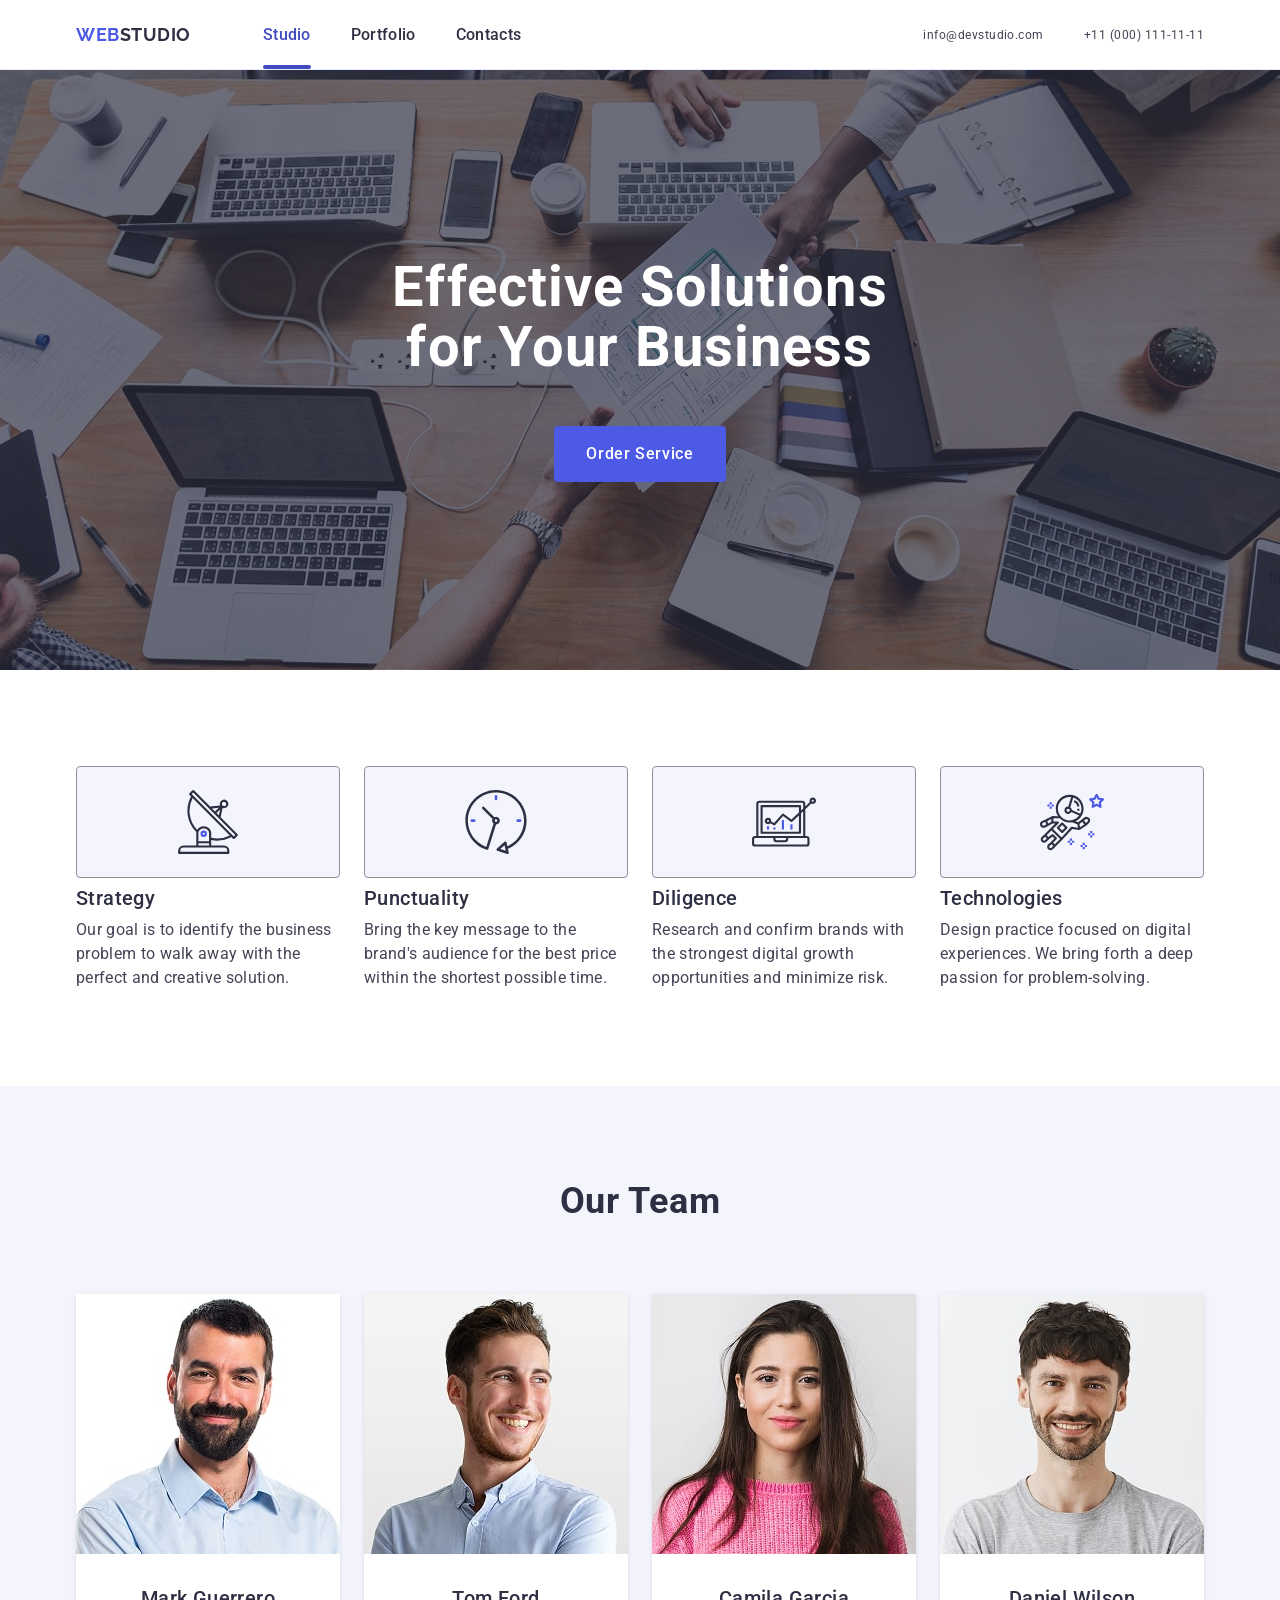
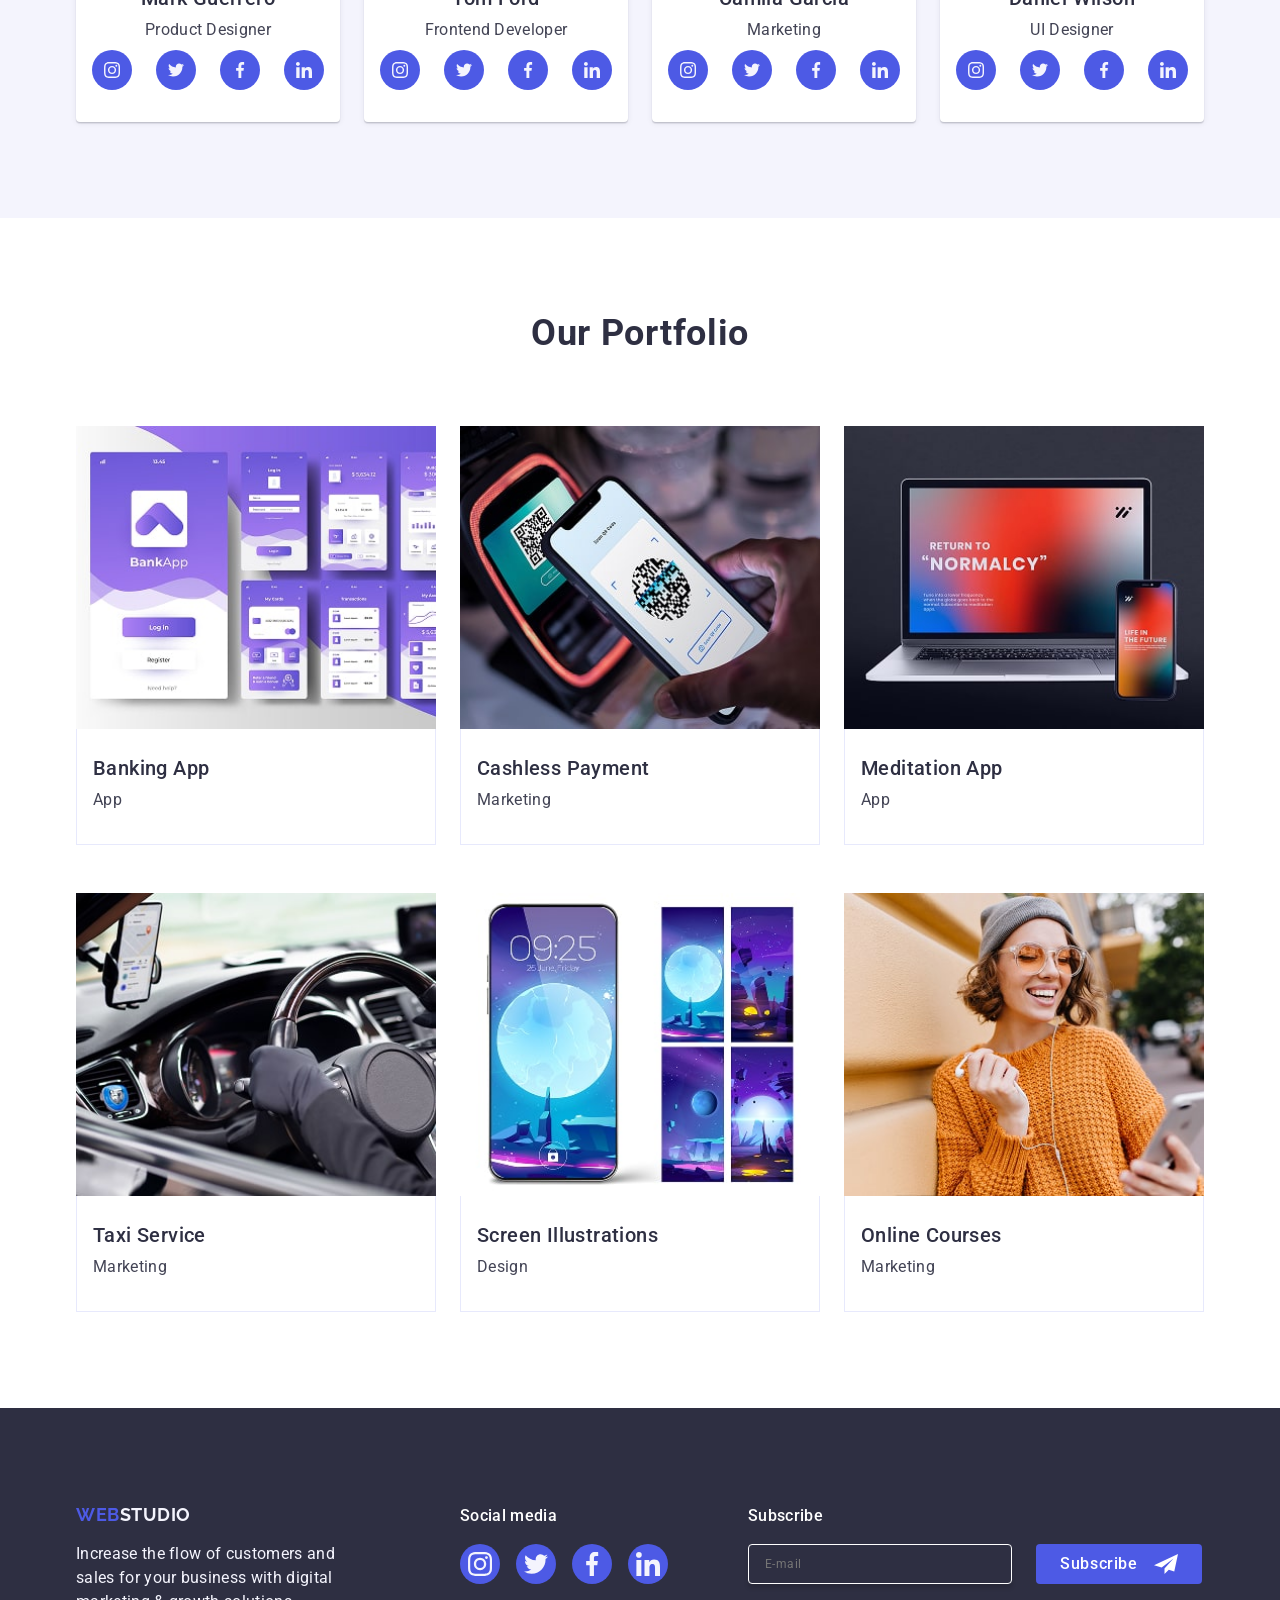
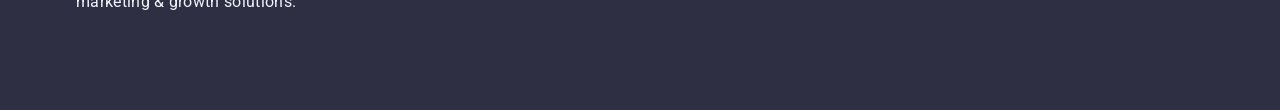
<file: index.html>
<!DOCTYPE html>
<html lang="uk">

<head>
  <meta charset="UTF-8" />
  <meta name="viewport" content="width=device-width, initial-scale=1.0" />
  <title>Document</title>
  <link rel="preconnect" href="https://fonts.googleapis.com" />
  <link rel="preconnect" href="https://fonts.gstatic.com" crossorigin />
  <link
    href="https://fonts.googleapis.com/css2?family=Raleway:ital,wght@0,700;1,700&family=Roboto:ital,wght@0,100..900;1,100..900&display=swap"
    rel="stylesheet" />
  <link rel="stylesheet" href="https://cdnjs.cloudflare.com/ajax/libs/modern-normalize/3.0.1/modern-normalize.min.css"
    integrity="sha512-q6WgHqiHlKyOqslT/lgBgodhd03Wp4BEqKeW6nNtlOY4quzyG3VoQKFrieaCeSnuVseNKRGpGeDU3qPmabCANg=="
    crossorigin="anonymous" referrerpolicy="no-referrer" />
  <link rel="stylesheet" href="./css/styles.css" />
</head>

<body>
  <header class="header">
    <div class="container header-container">
      <nav class="header-nav">
        <a class="navigation-logo" href="./index.html">Web<span class="navigation-logo-header">Studio</span></a>
        <ul class="header-nav-list">
          <li><a href="./index.html" class="header-nav-btn current">Studio</a></li>
          <li><a href="" class="header-nav-btn active">Portfolio</a></li>
          <li><a href="" class="header-nav-btn active">Contacts</a></li>
        </ul>
      </nav>
      <address class="contacts">
        <ul class="contacts-list">
          <li>
            <a href="mailto:info@devstudio.com" class="contacts-link">info@devstudio.com</a>
          </li>
          <li>
            <a href="tel:+110001111111" class="contacts-link">+11 (000) 111-11-11</a>
          </li>
        </ul>
      </address>
      <button type="button" class="burger-btn" data-menu-open>
        <svg width="24" height="24" class="burger-icon">
          <use href="./images/icons.svg#icon-burger-menu"></use>
        </svg>
      </button>

      <div class="mobile-menu" data-menu>
        <div class="container mobile-menu-container">
          <button class="mobile-menu-close" type="button" data-menu-close>
            <svg class="close-modal-btn-svg" width="8" height="8">
              <use href="./images/icons.svg#icon-exide"></use>
            </svg>
          </button>
          <nav class="menu-nav-case">
            <ul class="menu-nav-list">
              <li><a href="./index.html" class="menu-nav-btn">Studio</a></li>
              <li><a href="" class="menu-nav-btn">Portfolio</a></li>
              <li><a href="" class="menu-nav-btn">Contacts</a></li>
            </ul>
          </nav>
          <address class="contacts-container">
            <ul>
              <li class="contacts-list-menu">
                <a href="mailto:info@devstudio.com" class="menu-contacts">info@devstudio.com</a>
              </li>
              <li class="contacts-list-menu">
                <a href="tel:+110001111111" class="menu-contacts">+11 (000) 111-11-11</a>
              </li>
            </ul>
          </address>
          <ul class="list-social-menu">
            <li class="list-icon">
              <a href="https://www.instagram.com/" class="link-icon">
                <svg width="24" height="24" class="icon-social">
                  <use href="./images/icons.svg#icon-instagram"></use>
                </svg>
              </a>
            </li>
            <li class="list-icon">
              <a href="https://twitter.com/" class="link-icon">
                <svg width="24" height="24" class="icon-social">
                  <use href="./images/icons.svg#icon-twitter"></use>
                </svg>
              </a>
            </li>
            <li class="list-icon">
              <a href="https://facebook.com/" class="link-icon">
                <svg width="24" height="24" class="icon-social">
                  <use href="./images/icons.svg#icon-facebook"></use>
                </svg>
              </a>
            </li>
            <li class="list-icon">
              <a href="https://linkedin.com/" class="link-icon">
                <svg width="24" height="24" class="icon-social">
                  <use href="./images/icons.svg#icon-linkedin"></use>
                </svg>
              </a>
            </li>
          </ul>
        </div>
      </div>
    </div>
  </header>
  <main>
    <!-- Section Hero -->
    <section class="section hero-banner">
      <div class="container">
        <h1 class="hero-title">Effective Solutions for Your Business</h1>
        <button type="button" class="hero-button" data-modal-open>Order Service</button>
      </div>
    </section>
    <!-- Section feature -->
    <section class="section">
      <div class="container">
        <h2 class="feature visually-hidden">Feature</h2>
        <ul class="feature-lists">
          <li class="feature-list-about">
            <div class="feature-icon">
              <svg class="feature-icon-group" width="64" height="64">
                <use href="./images/icons.svg#icon-antenna"></use>
              </svg>
            </div>
            <h3 class="feature-title">Strategy</h3>
            <p class="feature-text">
              Our goal is to identify the business problem to walk away with
              the perfect and creative solution.
            </p>
          </li>
          <li class="feature-list-about">
            <div class="feature-icon">
              <svg class="feature-icon-group" width="64" height="64">
                <use href="./images/icons.svg#icon-clock"></use>
              </svg>
            </div>
            <h3 class="feature-title">Punctuality</h3>
            <p class="feature-text">
              Bring the key message to the brand's audience for the best price
              within the shortest possible time.
            </p>
          </li>
          <li class="feature-list-about">
            <div class="feature-icon">
              <svg class="feature-icon-group" width="64" height="64">
                <use href="./images/icons.svg#icon-diagram"></use>
              </svg>
            </div>
            <h3 class="feature-title">Diligence</h3>
            <p class="feature-text">
              Research and confirm brands with the strongest digital growth
              opportunities and minimize risk.
            </p>
          </li>
          <li class="feature-list-about">
            <div class="feature-icon">
              <svg class="feature-icon-group" width="64" height="64">
                <use href="./images/icons.svg#icon-astronaut"></use>
              </svg>
            </div>
            <h3 class="feature-title">Technologies</h3>
            <p class="feature-text">
              Design practice focused on digital experiences. We bring forth a
              deep passion for problem-solving.
            </p>
          </li>
        </ul>
      </div>
    </section>
    <!-- Section Our Team -->
    <section class="section section-team">
      <div class="container">
        <h2 class="team-title">Our Team</h2>
        <ul class="team-list">
          <li class="team-item">
            <img srcset="./images/Mark-min.jpg 1x, ./images/Mark@2x-min.jpg 2x" src="./images/Mark-min.jpg" width="264"
              alt="photo Mark" />
            <div class="team-card-img">
              <h3 class="team-members-names">Mark Guerrero</h3>
              <p class="team-members-positions">Product Designer</p>
              <ul class="list-social">
                <li class="list-icon">
                  <a href="https://www.instagram.com/" class="link-icon">
                    <svg width="16" height="16" class="icon-social">
                      <use href="./images/icons.svg#icon-instagram"></use>
                    </svg>
                  </a>
                </li>
                <li class="list-icon">
                  <a href="https://twitter.com/" class="link-icon">
                    <svg width="16" height="16" class="icon-social">
                      <use href="./images/icons.svg#icon-twitter"></use>
                    </svg>
                  </a>
                </li>
                <li class="list-icon">
                  <a href="https://facebook.com/" class="link-icon">
                    <svg width="16" height="16" class="icon-social">
                      <use href="./images/icons.svg#icon-facebook"></use>
                    </svg>
                  </a>
                </li>
                <li class="list-icon">
                  <a href="https://linkedin.com/" class="link-icon">
                    <svg width="16" height="16" class="icon-social">
                      <use href="./images/icons.svg#icon-linkedin"></use>
                    </svg>
                  </a>
                </li>
              </ul>
            </div>
          </li>
          <li class="team-item">
            <img srcset="./images/Tom-min.jpg 1x, ./images/Tom@2x-min.jpg 2x" src="./images/Tom-min.jpg" width="264"
              alt="photo Tom" />
            <div class="team-card-img">
              <h3 class="team-members-names">Tom Ford</h3>
              <p class="team-members-positions">Frontend Developer</p>
              <ul class="list-social">
                <li class="list-icon">
                  <a href="https://www.instagram.com/" class="link-icon">
                    <svg width="16" height="16" class="icon-social">
                      <use href="./images/icons.svg#icon-instagram"></use>
                    </svg>
                  </a>
                </li>
                <li class="list-icon">
                  <a href="https://twitter.com/" class="link-icon">
                    <svg width="16" height="16" class="icon-social">
                      <use href="./images/icons.svg#icon-twitter"></use>
                    </svg>
                  </a>
                </li>
                <li class="list-icon">
                  <a href="https://facebook.com/" class="link-icon">
                    <svg width="16" height="16" class="icon-social">
                      <use href="./images/icons.svg#icon-facebook"></use>
                    </svg>
                  </a>
                </li>
                <li class="list-icon">
                  <a href="https://linkedin.com/" class="link-icon">
                    <svg width="16" height="16" class="icon-social">
                      <use href="./images/icons.svg#icon-linkedin"></use>
                    </svg>
                  </a>
                </li>
              </ul>
            </div>
          </li>
          <li class="team-item">
            <img srcset="./images/Camila-min.jpg 1x, ./images/Camila@2x-min.jpg 2x" src="./images/Camila-min.jpg"
              width="264" alt="photo Gamila" />
            <div class="team-card-img">
              <h3 class="team-members-names">Camila Garcia</h3>
              <p class="team-members-positions">Marketing</p>
              <ul class="list-social">
                <li class="list-icon">
                  <a href="https://www.instagram.com/" rel="noopener noreferrer nofollow" class="link-icon">
                    <svg width="16" height="16" class="icon-social">
                      <use href="./images/icons.svg#icon-instagram"></use>
                    </svg>
                  </a>
                </li>
                <li class="list-icon">
                  <a href="https://twitter.com/" class="link-icon">
                    <svg width="16" height="16" class="icon-social">
                      <use href="./images/icons.svg#icon-twitter"></use>
                    </svg>
                  </a>
                </li>
                <li class="list-icon">
                  <a href="https://facebook.com/" class="link-icon">
                    <svg width="16" height="16" class="icon-social">
                      <use href="./images/icons.svg#icon-facebook"></use>
                    </svg>
                  </a>
                </li>
                <li class="list-icon">
                  <a href="https://linkedin.com/" class="link-icon">
                    <svg width="16" height="16" class="icon-social">
                      <use href="./images/icons.svg#icon-linkedin"></use>
                    </svg>
                  </a>
                </li>
              </ul>
            </div>
          </li>
          <li class="team-item">
            <img srcset="./images/Daniel-min.jpg 1x, ./images/Daniel@2x-min.jpg 2x" src="./images/Daniel-min.jpg"
              width="264" alt="photo Daniel" />
            <div class="team-card-img">
              <h3 class="team-members-names">Daniel Wilson</h3>
              <p class="team-members-positions">UI Designer</p>
              <ul class="list-social">
                <li class="list-icon">
                  <a href="https://www.instagram.com/" rel="noopener noreferrer nofollow" class="link-icon">
                    <svg width="16" height="16" class="icon-social">
                      <use href="./images/icons.svg#icon-instagram"></use>
                    </svg>
                  </a>
                </li>
                <li class="list-icon">
                  <a href="https://twitter.com/" class="link-icon">
                    <svg width="16" height="16" class="icon-social">
                      <use href="./images/icons.svg#icon-twitter"></use>
                    </svg>
                  </a>
                </li>
                <li class="list-icon">
                  <a href="https://facebook.com/" class="link-icon">
                    <svg width="16" height="16" class="icon-social">
                      <use href="./images/icons.svg#icon-facebook"></use>
                    </svg>
                  </a>
                </li>
                <li class="list-icon">
                  <a href="https://linkedin.com/" class="link-icon">
                    <svg width="16" height="16" class="icon-social">
                      <use href="./images/icons.svg#icon-linkedin"></use>
                    </svg>
                  </a>
                </li>
              </ul>
            </div>
          </li>
        </ul>
      </div>
    </section>
    <!-- Section Our Portfolio -->
    <section class="section ">
      <div class="container">
        <h2 class="portfolio-title">Our Portfolio</h2>
        <ul class="portfolio-list">
          <li class="portfolio-list-about">
            <div class="portfolio-card-box ">
              <img class="portfolio-card-img" srcset="./images/Banking-min.jpg 1x, ./images/Banking@2x-min.jpg 2x"
                src="./images/Banking-min.jpg" width="360" alt="banking App" />
              <p class="portfolio-card-text card-overlay">
                14 Stylish and User-Friendly App Design Concepts · Task Manager App · Calorie
                Tracker App
                · Exotic
                Fruit Ecommerce App · Cloud Storage App</p>
            </div>
            <div class="under-card">
              <h3 class="portfolio-list-title">Banking App</h3>
              <p class="portfolio-about-app">App</p>
            </div>
          </li>
          <li class="portfolio-list-about">
            <div class="portfolio-card-box">
              <img class="portfolio-card-img" srcset="./images/Payment-min.jpg 1x, ./images/Payment@2x-min.jpg 2x"
                src="./images/Payment-min.jpg" width="360" alt="Cashless Payment" />
              <p class="portfolio-card-text card-overlay">
                14 Stylish and User-Friendly App Design Concepts · Task Manager App · Calorie
                Tracker App
                · Exotic
                Fruit Ecommerce App · Cloud Storage App</p>
            </div>
            <div class="under-card">
              <h3 class="portfolio-list-title">Cashless Payment</h3>
              <p class="portfolio-about-app">Marketing</p>
            </div>
          </li>
          <li class="portfolio-list-about">
            <div class="portfolio-card-box">
              <img class="portfolio-card-img" srcset="./images/Laptop-min.jpg 1x, ./images/Laptop@2x-min.jpg 2x"
                src="./images/Laptop-min.jpg" width="360" alt="Meditation App" />
              <p class="portfolio-card-text card-overlay">
                14 Stylish and User-Friendly App Design Concepts · Task Manager App · Calorie
                Tracker App
                · Exotic
                Fruit Ecommerce App · Cloud Storage App</p>
            </div>
            <div class="under-card">
              <h3 class="portfolio-list-title">Meditation App</h3>
              <p class="portfolio-about-app">App</p>
            </div>
          </li>
          <li class="portfolio-list-about">
            <div class="portfolio-card-box">
              <img class="portfolio-card-img" srcset="./images/Taxi-min.jpg 1x, ./images/Taxi@2x-min.jpg 2x"
                src="./images/Taxi-min.jpg" width="360" alt="Taxi Service" />
              <p class="portfolio-card-text card-overlay">
                14 Stylish and User-Friendly App Design Concepts · Task Manager App · Calorie
                Tracker App
                · Exotic
                Fruit Ecommerce App · Cloud Storage App</p>
            </div>
            <div class="under-card">
              <h3 class="portfolio-list-title">Taxi Service</h3>
              <p class="portfolio-about-app">Marketing</p>
            </div>
          </li>
          <li class="portfolio-list-about">
            <div class="portfolio-card-box">
              <img class="portfolio-card-img"
                srcset="./images/Illustrations-min.jpg 1x, ./images/Illustrations@2x-min.jpg 2x"
                src="./images/Illustrations-min.jpg" width="360" alt="Screen Illustrations" />
              <p class="portfolio-card-text card-overlay">
                14 Stylish and User-Friendly App Design Concepts · Task Manager App · Calorie
                Tracker App
                · Exotic
                Fruit Ecommerce App · Cloud Storage App</p>
            </div>
            <div class="under-card">
              <h3 class="portfolio-list-title">Screen Illustrations</h3>
              <p class="portfolio-about-app">Design</p>
            </div>
          </li>
          <li class="portfolio-list-about">
            <div class="portfolio-card-box">
              <img class="portfolio-card-img" srcset="./images/Courses-min.jpg 1x, ./images/Courses@2x-min.jpg 2x"
                src="./images/Courses-min.jpg" width="360" alt="Online Courses" />
              <p class="portfolio-card-text card-overlay">
                14 Stylish and User-Friendly App Design Concepts · Task Manager App · Calorie
                Tracker App
                · Exotic
                Fruit Ecommerce App · Cloud Storage App</p>
            </div>
            <div class="under-card">
              <h3 class="portfolio-list-title">Online Courses</h3>
              <p class="portfolio-about-app">Marketing</p>
            </div>
          </li>
        </ul>
      </div>
    </section>
  </main>
  <footer class="footer">
    <div class="container footer-container">
      <div class="footer-logo-box footer-mobile">
        <a href="./index.html" class="footer-logo">Web<span class="navigation-logo-footer">Studio</span></a>
        <p class="footer-description">
          Increase the flow of customers and sales for your business with
          digital marketing & growth solutions.
        </p>
      </div>
      <div class="footer-icon-box footer-mobile">
        <p class="footer-icon-description">Social media</p>
        <ul class="list-social gap">
          <li class="list-icon">
            <a href="https://www.instagram.com/" class="link-icon-footer">
              <svg width="24" height="24" class="icon-social">
                <use href="./images/icons.svg#icon-instagram"></use>
              </svg>
            </a>
          </li>
          <li class="list-icon">
            <a href="https://twitter.com/" class="link-icon-footer">
              <svg width="24" height="24" class="icon-social">
                <use href="./images/icons.svg#icon-twitter"></use>
              </svg>
            </a>
          </li>
          <li class="list-icon">
            <a href="https://facebook.com/" class="link-icon-footer">
              <svg width="24" height="24" class="icon-social">
                <use href="./images/icons.svg#icon-facebook"></use>
              </svg>
            </a>
          </li>
          <li class="list-icon">
            <a href="https://linkedin.com/" class="link-icon-footer">
              <svg width="24" height="24" class="icon-social">
                <use href="./images/icons.svg#icon-linkedin"></use>
              </svg>
            </a>
          </li>
        </ul>
      </div>
      <div class="footer-subscribe-container">
        <p class="footer-subscribe-text">Subscribe</p>
        <form class="footer-subscribe">
          <label class="footer-subscribe-label" for="footer-email">
            <input class="footer-subscribe-input" id="footer-email" type="email" name="footer-email"
              placeholder="E-mail">
          </label>
          <button class="footer-subscribe-button" type="submit">
            Subscribe
            <svg class="footer-btn-svg" width="24" height="24">
              <use href="./images/icons.svg#icon-telegram"></use>
            </svg>
          </button>
        </form>
      </div>
    </div>
  </footer>
  <div class="modal-overlay" data-modal>
    <div class="modal">
      <button type="button" class="close-modal-btn" data-modal-close>
        <svg class="close-modal-btn-svg" width="8" height="8">
          <use href="./images/icons.svg#icon-exide"></use>
        </svg>
      </button>
      <p class="pop-up-paragraph">Leave your contacts and we will call you back</p>
      <form>
        <div class="pop-up-field">
          <label class="pop-up-label" for="user-name">Name</label>
          <div class="pop-up-case">
            <input class="pop-up-input" type="text" name="user-name" id="user-name">
            <svg class="pop-up-svg" width="18" height="24">
              <use href="./images/icons.svg#icon-person"></use>
            </svg>
          </div>
        </div>
        <div class="pop-up-field">
          <label class="pop-up-label" for="phone">Phone</label>
          <div class="pop-up-case">
            <input class="pop-up-input" type="tel" name="phone" id="phone">
            <svg class="pop-up-svg" width="18" height="24">
              <use href="./images/icons.svg#icon-phone"></use>
            </svg>
          </div>
        </div>
        <div class="pop-up-field">
          <label class="pop-up-label" for="email">Email</label>
          <div class="pop-up-case">
            <input class="pop-up-input" type="email" name="email" id="email">
            <svg class="pop-up-svg" width="18" height="24">
              <use href="./images/icons.svg#icon-email"></use>
            </svg>
          </div>
        </div>
        <div class="pop-up-coment-box">
          <label class="pop-up-label" for="user-comment">Comment</label>
          <textarea class="pop-up-coment" name="user-comment" id="user-comment" placeholder="Text input"></textarea>
        </div>
        <div class="subscription-form">
          <input class="checkbox visually-hidden" name="user-privacy" value="true" type="checkbox" id="user-privacy">
          <label for="user-privacy" class="subscription-label">
            <span class="checkbox-border">
              <svg class="checkbox-svg" width="10" height="8">
                <use href="./images/icons.svg#icon-click"></use>
              </svg>
            </span>
            I accept the terms and conditions of the
            <a class="subscription-link" href="#">Privacy Policy</a>
          </label>
        </div>
        <button class="button-form" type="submit">Send</button>
      </form>
    </div>
  </div>
  <script src="./js/modal.js"></script>
  <script src="./js/mobile-menu.js"></script>
</body>

</html>
</file>
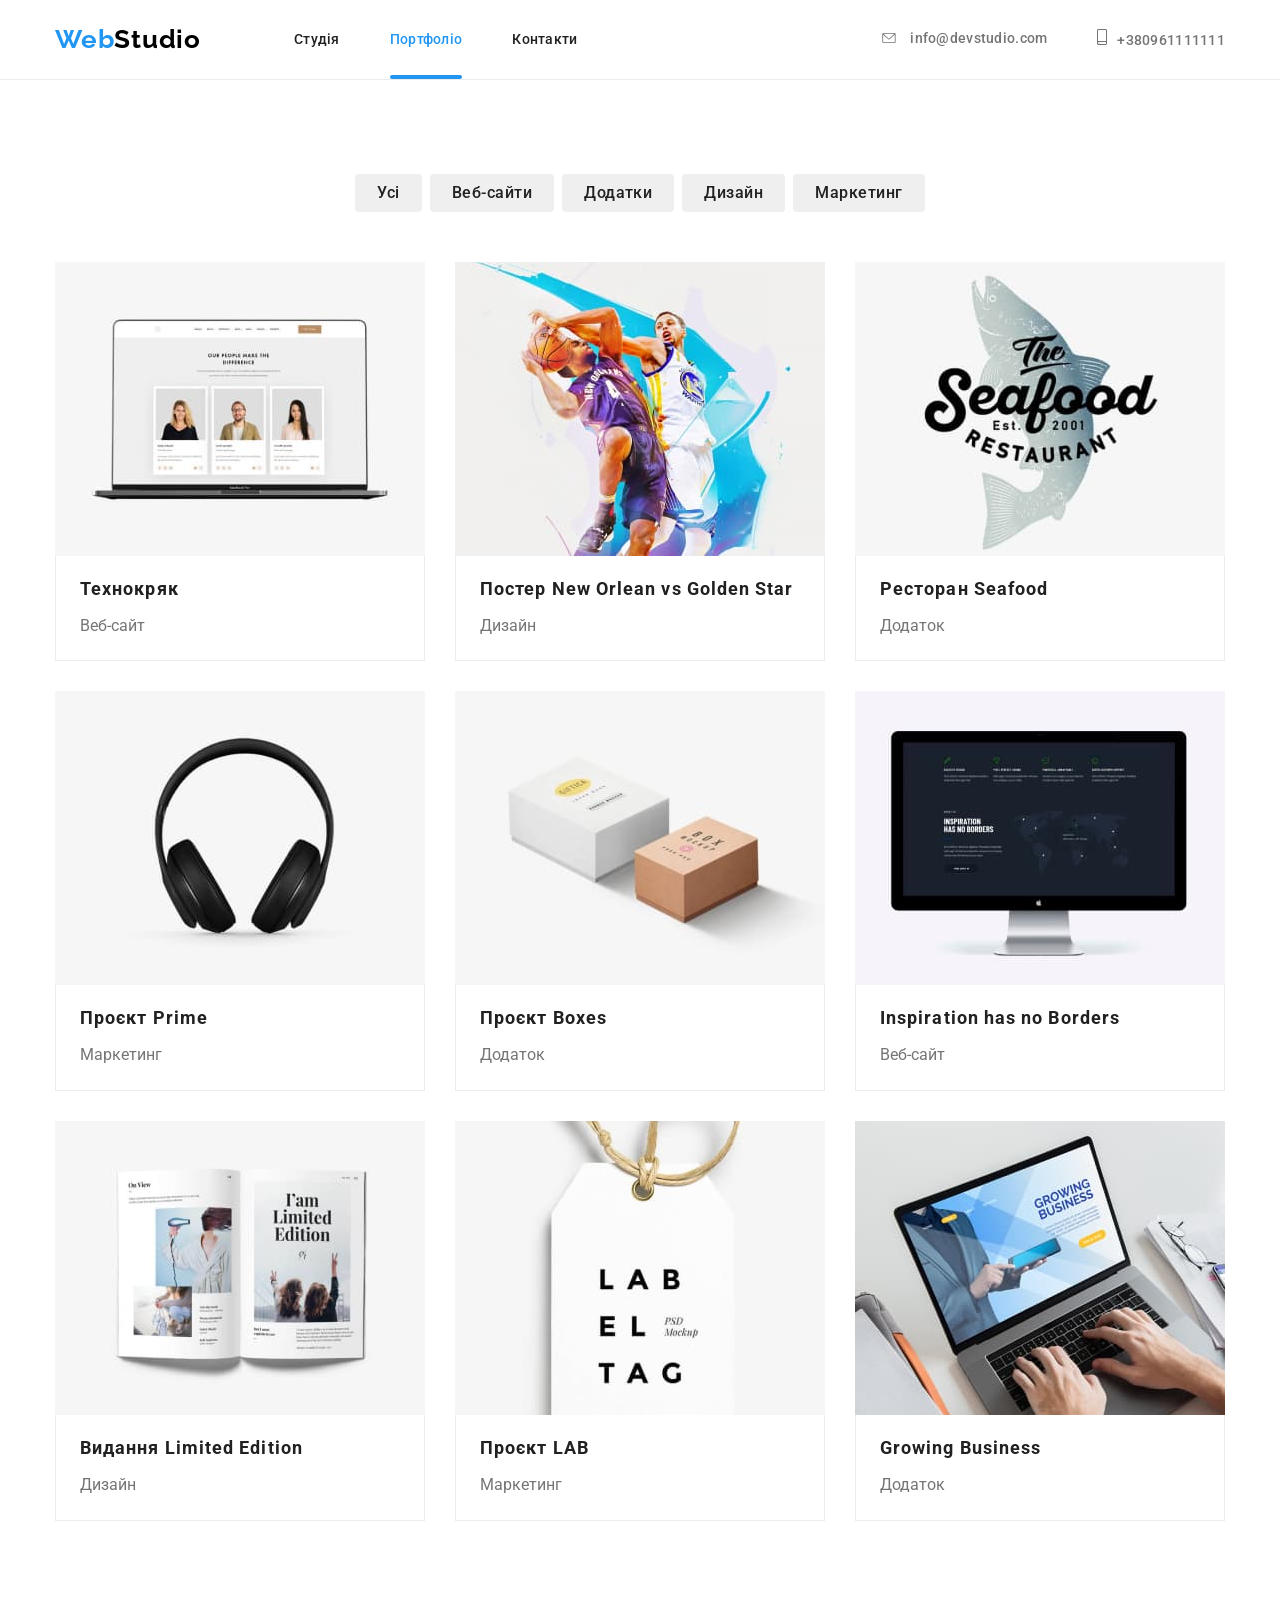
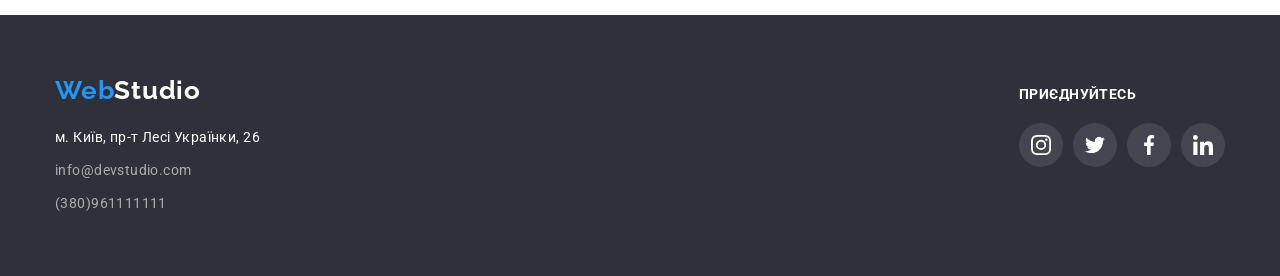
<file: portfolio.html>
<!DOCTYPE html>
<html lang="uk">
<head>
  <meta charset="UTF-8">
  <meta http-equiv="X-UA-Compatible" content="IE=edge">
  <meta name="viewport" content="width=device-width, initial-scale=1.0">
  <title>Portfolio</title>
  <link rel="stylesheet" href="https://cdnjs.cloudflare.com/ajax/libs/modern-normalize/1.1.0/modern-normalize.min.css" integrity="sha512-wpPYUAdjBVSE4KJnH1VR1HeZfpl1ub8YT/NKx4PuQ5NmX2tKuGu6U/JRp5y+Y8XG2tV+wKQpNHVUX03MfMFn9Q==" crossorigin="anonymous" referrerpolicy="no-referrer">
  <link href="https://fonts.googleapis.com/css2?family=Raleway:wght@700&family=Roboto:wght@400;500;700;900&display=swap" rel="stylesheet">
  <link rel="stylesheet" href="css/style.css">
  <link rel="preconnect" href="https://fonts.googleapis.com">
  <link rel="preconnect" href="https://fonts.gstatic.com" crossorigin>
  </head>
<body>
    <header class="underline">
      <div class="conteiner">
        <div class="header-conteiner">
          <div class="logo-conteiner">
            <a class="logo" href="./index.html">Web<span class="icon">Studio</span></a>
          </div>
          <nav>
            <ul class="site-nav">
              <li class="item"><a href="./index.html" class="link">Студія</a></li>
              <li class="item"><a href="./portfolio.html" class="link-blue">Портфоліо</a></li>
              <li class="item"><a href="./index.html" class="link">Контакти</a></li>
            </ul>
          </nav>  
          <ul class="contacts">
              <li class="item">
                <a class="list" href="malto:info@devstudio.com">
                   <svg class="icon-contacts" width="16px" height="10px">
                    <use href="./images/icon.svg#icon-envelope"></use>
                  </svg> info@devstudio.com</a>
              </li>
              <li class="item">
                <a class="list" href="tel:+380961111111">
                  <svg class="icon-contacts" width="10px" height="16px">
                    <use href="./images/icon.svg#icon-smartphone"></use>
                  </svg>+380961111111</a>
              </li>
            </ul>
        </div>
      </div> 
    </header>
   <main>
    <!--Section button-->
      <section class="hero-section">  
          <div class="conteiner">
            <ul class="button-conteiner">
                <li class="button-list">
                  <button class="button" type="button">Усі</button>
                </li>
                <li class="button-list">
                  <button class="button" type="button">Веб-сайти</button>
                </li>
                <li class="button-list">
                  <button class="button" type="button">Додатки</button>
                </li>
                <li class="button-list">
                  <button class="button" type="button">Дизайн</button>
                </li>
                <li class="button-list">
                  <button class="button" type="button">Маркетинг</button>
                </li>
              </ul>
          <!--Projects--> 
            <ul class="section-project">
              <li class="about">
                <a href="#" class="img-projects">
                  <div class="thumb">
                    <img src="./images/web.jpg" alt="Ноутбук, на якому зоображено портфоліо." width="370">
                    <div class="overlay">
                       <p class="project-text">Ресурс пропонує комплексні пропозиції з різним рівнем функціоналу та сервісів. Все це дозволить відвідувачу отримати вичерпні відомості про компанію чи приватну особу.</p>
                    </div>
                  </div>
                  <div class="under-card">
                      <h3 class="project-section">Технокряк</h3>
                      <p class="team">Веб-сайт</p>
                  </div>
                </a>
              </li>
              <li class="about">
                <a href="#" class="img-projects">
                  <div class="thumb">
                    <img src="./images/poster.jpg" alt="Два чоловіка грають в баскетбол" width="370">
                    <div class="overlay">
                       <p class="project-text">Ресурс пропонує комплексні пропозиції з різним рівнем функціоналу та сервісів. Все це дозволить відвідувачу отримати вичерпні відомості про компанію чи приватну особу.</p>
                    </div>
                  </div>  
                  <div class="under-card">
                    <h3 class="project-section">Постер New Orlean vs Golden Star</h3>
                    <p class="team">Дизайн</p>
                  </div>
                </a>
              </li>
              <li class="about">
                <a href="#" class="img-projects">
                    <div class="thumb">
                      <img src="./images/restaurant.jpg" alt="Логотип ресторану в формі риби" width="370">
                      <div class="overlay">
                       <p class="project-text">Ресурс пропонує комплексні пропозиції з різним рівнем функціоналу та сервісів. Все це дозволить відвідувачу отримати вичерпні відомості про компанію чи приватну особу.</p>
                    </div>
                    </div>
                    <div class="under-card">
                      <h3 class="project-section">Ресторан Seafood</h3>
                      <p class="team">Додаток</p>
                    </div>
                </a>
              </li>
              <li class="about">
                <a href="#" class="img-projects">
                  <div class="thumb">
                    <img src="./images/headphones.jpg" alt="Чорні навушники" width="370">
                    <div class="overlay">
                       <p class="project-text">Ресурс пропонує комплексні пропозиції з різним рівнем функціоналу та сервісів. Все це дозволить відвідувачу отримати вичерпні відомості про компанію чи приватну особу.</p>
                    </div>
                  </div>
                  <div class="under-card">
                    <h3 class="project-section">Проєкт Prime</h3>
                    <p class="team">Маркетинг</p>
                  </div>
                </a>
              </li>
              <li class="about">
                <a href="#" class="img-projects">
                  <div class="thumb">
                    <img src="./images/boxes.jpg" alt="Дві коробки,біла і коричнева" width="370">
                    <div class="overlay">
                       <p class="project-text">Ресурс пропонує комплексні пропозиції з різним рівнем функціоналу та сервісів. Все це дозволить відвідувачу отримати вичерпні відомості про компанію чи приватну особу.</p>
                    </div>
                  </div>
                  <div class="under-card">
                    <h3 class="project-section">Проєкт Boxes</h3>
                    <p class="team">Додаток</p>
                  </div>
                </a>
              </li>
              <li class="about">
                  <a href="#" class="img-projects">
                    <div class="thumb">
                      <img src="./images/monitor.jpg" alt="Монітор з зоображенням сайту" width="370">
                      <div class="overlay">
                       <p class="project-text">Ресурс пропонує комплексні пропозиції з різним рівнем функціоналу та сервісів. Все це дозволить відвідувачу отримати вичерпні відомості про компанію чи приватну особу.</p>
                    </div>
                    </div>
                    <div class="under-card">
                      <h3 class="project-section">Inspiration has no Borders</h3>
                      <p class="team">Веб-сайт</p>
                    </div>
                  </a>
              </li>
              <li class="about">
                  <a href="#" class="img-projects">
                    <div class="thumb">
                      <img src="./images/book.jpg" alt="Розгорнута книга" width="370">
                      <div class="overlay">
                       <p class="project-text">Ресурс пропонує комплексні пропозиції з різним рівнем функціоналу та сервісів. Все це дозволить відвідувачу отримати вичерпні відомості про компанію чи приватну особу.</p>
                    </div>
                    </div>
                    <div class="under-card">
                      <h3 class="project-section">Видання Limited Edition</h3>
                      <p class="team">Дизайн</p>
                    </div>
                  </a>
              </li>
              <li class="about">
                  <a href="#" class="img-projects">
                    <div class="thumb">
                      <img src="./images/label.jpg" alt="Біла етикетка" width="370">
                      <div class="overlay">
                       <p class="project-text">Ресурс пропонує комплексні пропозиції з різним рівнем функціоналу та сервісів. Все це дозволить відвідувачу отримати вичерпні відомості про компанію чи приватну особу.</p>
                    </div>
                    </div>
                    <div class="under-card">
                      <h3 class="project-section">Проєкт LAB</h3>
                      <p class="team">Маркетинг</p>
                    </div>
                  </a>
              </li>
              <li class="about">
                <a href="#" class="img-projects">
                  <div class="thumb">
                    <img src="./images/laptop.jpg" alt="Чоловік Працює на Ноутбуці" width="370">
                    <div class="overlay">
                       <p class="project-text">Ресурс пропонує комплексні пропозиції з різним рівнем функціоналу та сервісів. Все це дозволить відвідувачу отримати вичерпні відомості про компанію чи приватну особу.</p>
                    </div>
                  </div>
                  <div class="under-card">
                    <h3 class="project-section">Growing Business</h3>
                    <p class="team">Додаток</p>
                  </div>
                </a>
              </li>
            </ul> 
          </div>
      </section>  
  </main>
    <footer class="footer-section">
           <div class="conteiner">
            <div class="address-box">
                <address>
                    <a class="footer-logo" href="./index.html">Web<span class="footer-icon">Studio</span></a>
                  <div class="logo-box">
                      <ul class="footer-text">
                        <li class="footer-list"><a class="address-map" href="https://goo.gl/maps/CPtrU1FHBa2aNyZL9" target="_blank" rel="noopener noreferrer nofollow">м. Київ, пр-т Лесі Українки, 26</a></li>
                        <li class="footer-list"><a class="footer-link" href="malto:info@devstudio.com">info@devstudio.com</a></li>
                        <li class="footer-list"><a class="footer-link" href="tel:+380961111111">(380)961111111</a></li>
                      </ul>
                  </div>
                </address>
                <div class="join-us">
                  <p class="join-item">Приєднуйтесь</p>
                    <ul class="join-boxes" >
                      <li>
                        <a href="https://www.instagram.com/"  rel="noopener noreferrer nofollow" class="join-link">
                          <svg class="icon-join">
                            <use href="./images/icon.svg#icon-instagram"></use>
                          </svg>
                        </a>
                      </li>
                      <li>
                        <a href="https://www.instagram.com/"  rel="noopener noreferrer nofollow" class="join-link">
                          <svg class="icon-join">
                            <use href="./images/icon.svg#icon-twitter"></use>
                          </svg>
                        </a>
                      </li>
                      <li>
                        <a href="https://www.instagram.com/"  rel="noopener noreferrer nofollow" class="join-link">
                          <svg class="icon-join">
                            <use href="./images/icon.svg#icon-facebook"></use>
                          </svg>
                        </a>
                      </li>
                      <li>
                        <a href="https://www.instagram.com/"  rel="noopener noreferrer nofollow" class="join-link">
                          <svg class="icon-join">
                            <use href="./images/icon.svg#icon-linkedin"></use>
                          </svg>
                        </a>
                      </li>
                    </ul>
                </div>
            </div>
           </div>
        </footer>
  </body>
</html>
</file>
<file: css/styles.css>
body {
  font-family: "Roboto", sans-serif;
  background-color: #fff;
  color: #434455;
}

ul,
ol {
  list-style-type: none;
  padding: 0;
  margin: 0;
}
h1,
h2,
h3,
h4,
h5,
h6,
p {
  margin: 0;
}
a {
  text-decoration: none;
}
img {
  display: block;
  max-width: 100%;
  height: auto;
}
button {
  cursor: pointer;
}
.visually-hidden {
  position: absolute;
  width: 1px;
  height: 1px;
  margin: -1px;
  border: 0;
  padding: 0;
  white-space: nowrap;
  clip-path: inset(100%);
  clip: rect(0 0 0 0);
  overflow: hidden;
}
.section {
  padding: 120px 0;
}

/* common */
.container {
  max-width: 320px;
  margin: 0 auto;
  padding: 0 16px;
}

.hidden {
  display: none;
}

/* header */
.header {
  border-bottom: 1px solid #e7e9fc;
  box-shadow: 0px 2px 1px rgba(46, 47, 66, 0.08),
    0px 1px 1px rgba(46, 47, 66, 0.16), 0px 1px 6px rgba(46, 47, 66, 0.08);
}
.header-container {
  display: flex;
  align-items: center;
  justify-content: space-between;
}
.header-nav-list,
.contacts {
  display: none;
}
.navigation-logo {
  font-family: "Raleway", sans-serif;
  font-weight: 700;
  font-size: 18px;

  line-height: 1.17;
  letter-spacing: 0.03em;
  text-transform: uppercase;
  color: #4d5ae5;
}
.navigation-logo-header {
  color: #2e2f42;
}
.navigation-logo {
  display: block;
  padding: 16px 0;
}
.burger-btn {
  padding: 0;
  border: none;
  background-color: transparent;
}
.burger-icon {
  display: block;
  fill: #2f2f37;
}
.hero-banner {
  display: block;
  max-width: 768px;
  margin: 0 auto;
  text-align: center;
  padding: 72px 0;

  background-image: linear-gradient(
      rgba(46, 47, 66, 0.7),
      rgba(46, 47, 66, 0.7)
    ),
    url(../images/hero-images.jpg);
  background-color: #2f303a66;
  background-repeat: no-repeat;
  background-position: center;
  background-size: cover;
}
.hero-title {
  font-weight: 700;
  font-size: 36px;

  line-height: 1.07;
  letter-spacing: 0.02em;
  text-align: center;
  color: #fff;
  max-width: 216px;
  margin: 0 auto;
  margin-bottom: 72px;
}
.hero-button {
  font-family: "Roboto", sans-serif;
  font-weight: 500;
  font-size: 16px;

  line-height: 1.5;
  letter-spacing: 0.04em;
  color: #fff;
  background-color: #4d5ae5;
  display: block;
  min-width: 169px;
  padding: 16px 32px;

  border: none;
  border-radius: 4px;
  margin: 0 auto;
  transition: background-color 250ms cubic-bezier(0.4, 0, 0.2, 1);
}
.hero-button:hover,
.hero-button:focus {
  background-color: #404bbf;
}

/* section feature */
.feature-icon {
  display: none;
}
.section {
  padding: 96px 0;
}
.feature-lists {
  display: flex;
  flex-direction: column;
  gap: 72px;
}
.feature-title {
  font-weight: 700;
  font-size: 36px;

  line-height: 1.11;
  letter-spacing: 0.02em;
  color: #2e2f42;

  text-align: center;
  margin-bottom: 8px;
}
.feature-text {
  font-weight: 500;
  font-size: 16px;

  line-height: 1.5;
  letter-spacing: 0.02em;
  color: inherit;
}
/* Section-team */
.section-team {
  background: #f4f4fd;
}
.team-title {
  font-weight: 700;
  font-size: 36px;

  line-height: 1.11;
  letter-spacing: 0.02em;
  text-align: center;
  color: #2e2f42;
  text-transform: capitalize;
  margin-bottom: 72px;
}
.team-list {
  display: flex;
  flex-direction: column;
  gap: 72px;
  align-items: center;
}
.team-item {
  display: block;
  text-align: center;
  width: 264px;
  background-color: #ffffff;
  border-radius: 0 0 4px 4px;
  box-shadow: 0 2px 1px 0 rgba(46, 47, 66, 0.08),
    0 1px 1px 0 rgba(46, 47, 66, 0.16), 0 1px 6px 0 rgba(46, 47, 66, 0.08);
}
.team-card-img {
  padding: 32px 0;
}
.team-members-names {
  font-weight: 500;
  font-size: 20px;

  line-height: 1.2;
  letter-spacing: 0.02em;
  color: #2e2f42;
  margin-bottom: 8px;
}
.team-members-positions {
  font-weight: 400;
  font-size: 16px;
  margin-bottom: 8px;

  line-height: 1.5;
  letter-spacing: 0.02em;
  color: inherit;
}
.list-social {
  display: flex;
  align-items: center;
  justify-content: center;
  gap: 24px;
  fill: #f4f4fd;
}
.link-icon,
.link-icon-footer {
  border-radius: 50%;
  background-color: #4d5ae5;
  transition: background-color 250ms cubic-bezier(0.4, 0, 0.2, 1);
}
/* section-portfolio */
.portfolio-title {
  font-weight: 700;
  font-size: 36px;

  line-height: 1.11;
  text-transform: capitalize;
  text-align: center;
  letter-spacing: 0.02em;
  color: #2e2f42;

  margin-bottom: 72px;
}
.portfolio-list {
  display: flex;
  flex-direction: column;
  gap: 48px;
}
.portfolio-card-box {
  position: relative;
  overflow: hidden;
}
.card-overlay {
  position: absolute;
  top: 0;
  left: 0;
  width: 100%;
  height: 100%;
  background-color: #4d5ae5;
  opacity: 0.9;

  transform: translateY(100%);
  transition: transform 250ms cubic-bezier(0.4, 0, 0.2, 1);
}
.portfolio-card-text {
  position: absolute;
  top: 0;
  font-size: 16px;
  line-height: 1.5;
  letter-spacing: 0.02em;
  color: #f4f4fd;
  padding: 40px 32px;
  height: 100%;
  width: 100%;
  transform: translateY(100%);
  transition: transform 250ms cubic-bezier(0.4, 0, 0.2, 1);
}
.portfolio-list-about {
  transition: box-shadow 250ms cubic-bezier(0.4, 0, 0.2, 1);
}
.portfolio-list-about:hover .card-overlay {
  transform: translateY(0);
}
.portfolio-list-about:hover {
  box-shadow: 0px 1px 6px rgba(46, 47, 66, 0.08),
    0px 1px 1px rgba(46, 47, 66, 0.16), 0px 2px 1px rgba(46, 47, 66, 0.08);
}
.under-card {
  border: 1px solid #e7e9fc;
  border-top: none;
  margin-top: -5px;
  padding: 32px 16px;
}
.portfolio-card-img {
  display: block;
  min-width: 288px;
}
.portfolio-card-img:hover {
  transition: 250ms cubic-bezier(0.4, 0, 0.2, 1);
  box-shadow: 0 2px 1px 0 rgba(46, 47, 66, 0.08),
    0 1px 1px 0 rgba(46, 47, 66, 0.16), 0 1px 6px 0 rgba(46, 47, 66, 0.08);
}
.portfolio-list-title {
  font-weight: 500;
  font-size: 20px;

  line-height: 1.2;
  letter-spacing: 0.02em;
  color: #2e2f42;
  margin-bottom: 8px;
}
.portfolio-about-app {
  font-weight: 400;
  font-size: 16px;

  line-height: 1.5;
  letter-spacing: 0.02em;
  color: inherit;
}
/* footer */
.footer {
  background: #2e2f42;
  padding: 96px 0;
}
.navigation-logo-footer {
  color: #f4f4fd;
}
.footer-description {
  font-weight: 400;
  font-size: 16px;

  line-height: 1.5;
  letter-spacing: 0.02em;
  color: #f4f4fd;
  text-align: start;
}
.footer-logo {
  font-family: "Raleway", sans-serif;
  font-weight: 700;
  font-size: 18px;
  line-height: 1.17;
  letter-spacing: 0.03em;
  text-transform: uppercase;
  color: #4d5ae5;
  margin-bottom: 16px;

  display: inline-block;
}
.footer-mobile {
  margin-bottom: 72px;
  text-align: center;
}
.footer-subscribe-container {
  text-align: center;
}
.footer-icon-description {
  font-weight: 500;
  font-size: 16px;

  line-height: 1.5;
  letter-spacing: 0.02em;
  color: #fff;
  margin-bottom: 16px;
}

.footer-subscribe-text {
  font-weight: 500;
  font-size: 16px;

  line-height: 1.5;
  letter-spacing: 0.02em;
  color: #fff;
  margin-bottom: 16px;
}
.footer-subscribe-input {
  border: 1px solid #fff;
  border-radius: 4px;
  padding-left: 16px;
  margin-bottom: 16px;
  width: 100%;
  height: 40px;
  background-color: transparent;

  font-size: 12px;
  line-height: 2;
  letter-spacing: 0.04em;
  color: #fff;
  box-shadow: 0 4px 4px 0 rgba(0, 0, 0, 0.15);
}

.footer-subscribe-button {
  display: flex;
  align-items: center;
  justify-content: center;
  border-radius: 4px;
  padding: 8px 24px;
  min-width: 165px;
  height: 40px;
  cursor: pointer;
  margin: 0 auto;

  font-family: "Roboto", sans-serif;
  font-weight: 500;
  font-size: 16px;
  line-height: 1.5;
  letter-spacing: 0.04em;
  text-align: center;
  color: #fff;

  border: none;
  background-color: #4d5ae5;
}
.footer-btn-svg {
  margin-left: 16px;
}
.footer-subscribe-button svg {
  fill: #fff;
}

/*  Modal form */
.modal-overlay {
  position: fixed;
  top: 0;
  left: 0;
  width: 100%;
  height: 100%;
  z-index: 999;

  display: flex;
  align-items: center;
  justify-content: center;

  opacity: 0;
  pointer-events: none;

  background-color: rgba(46, 47, 66, 0.4);
  transition: opacity 250ms cubic-bezier(0.4, 0, 0.2, 1),
    visibility 250ms cubic-bezier(0.4, 0, 0.2, 1);
}
.modal-overlay.is-open {
  opacity: 1;
  visibility: visible;
  pointer-events: auto;
}
.modal {
  top: 50%;
  left: 50%;
  width: 288px;
  min-height: 623px;
  padding: 72px 16px 24px 16px;
  border-radius: 4px;
  box-shadow: 0 1px 1px 0 rgba(0, 0, 0, 0.14), 0 1px 3px 0 rgba(0, 0, 0, 0.12),
    0 2px 1px 0 rgba(0, 0, 0, 0.2);
  transform: translate(-50%, -50%);
  background: #fcfcfc;
  transition: transform 250ms cubic-bezier(0.4, 0, 0.2, 1);
  position: absolute;
}
.close-modal-btn {
  top: 24px;
  right: 24px;
  border: 1px solid rgba(0, 0, 0, 10%);
  border-radius: 50%;
  position: absolute;
  cursor: pointer;
  fill: #2e2f42;
  width: 24px;
  height: 24px;
  background-color: #e7e9fc;
  transition: background-color 250ms cubic-bezier(0.4, 0, 0.2, 1),
    border 250ms cubic-bezier(0.4, 0, 0.2, 1);

  display: flex;
  align-items: center;
  justify-content: center;
  padding: 0;
}
.close-modal-btn:hover,
.close-modal-btn:focus {
  border: none;
  fill: #ffffff;
  background-color: #404bbf;
}
.close-modal-btn-svg {
  transition: fill 250ms cubic-bezier(0.4, 0, 0.2, 1);
}
.pop-up-paragraph {
  font-family: "Roboto", sans-serif;
  font-weight: 500;
  font-size: 16px;

  line-height: 1.5;
  letter-spacing: 0.02em;
  text-align: center;
  color: #2e2f42;

  margin-bottom: 16px;
}
.pop-up-field {
  margin-bottom: 8px;
}
.pop-up-label {
  display: block;
  font-size: 12px;
  line-height: 1.17;
  letter-spacing: 0.04em;
  color: #8e8f99;
  text-align: left;
  margin-bottom: 4px;
}

.pop-up-case {
  position: relative;
  margin-bottom: 8px;
}
.pop-up-input {
  width: 100%;
  height: 40px;
  outline: transparent;
  padding-left: 38px;
  border: 1px solid rgba(46, 47, 66, 0.4);
  border-radius: 4px;
  transition: border-color 250ms cubic-bezier(0.4, 0, 0.2, 1);

  background: transparent;
}
.pop-up-input:focus {
  border-color: #4d5ae5;
}
.pop-up-svg {
  position: absolute;
  top: 50%;
  left: 16px;
  transform: translateY(-50%);

  transition: fill 250ms cubic-bezier(0.4, 0, 0.2, 1);
}
.pop-up-input:focus + .pop-up-svg {
  fill: #4d5ae5;
}
.pop-up-coment-box {
  margin-bottom: 16px;
}
.pop-up-coment {
  width: 100%;
  height: 120px;
  font-weight: 400;
  font-size: 12px;
  line-height: 1.17;
  letter-spacing: 0.04em;
  padding: 8px 16px;

  color: rgba(46, 47, 66, 0.4);
  resize: none;
  border: 1px solid rgba(46, 47, 66, 0.4);
  border-radius: 4px;
  background-color: transparent;
  outline: transparent;
  transition: border-color 250ms cubic-bezier(0.4, 0, 0.2, 1);
}

.pop-up-coment:focus {
  border-color: #4d5ae5;
}
.subscription-link {
  text-decoration: underline;
  color: #4d5ae5;
  margin-left: 3px;
}
.checkbox-border {
  display: inline-flex;
  align-items: center;
  justify-content: center;
  width: 16px;
  height: 16px;
  border-radius: 2px;
  border: 1px solid rgba(46, 47, 66, 0.4);
  fill: transparent;
  transition: background-color 250ms cubic-bezier(0.4, 0, 0.2, 1),
    border 250ms cubic-bezier(0.4, 0, 0.2, 1),
    fill 250ms cubic-bezier(0.4, 0, 0.2, 1);
}
.checkbox:checked + .subscription-label .checkbox-border {
  background-color: #404bbf;
  border: none;
  fill: #f4f4fd;
}

.subscription-form {
  margin-bottom: 24px;
}
.subscription-label {
  font-size: 12px;
  line-height: 1.17;
  letter-spacing: 0.04em;
  color: #8e8f99;
}

.button-form {
  display: block;
  font-family: "Roboto", sans-serif;
  font-weight: 500;
  font-size: 16px;
  line-height: 1.5;
  letter-spacing: 0.04em;
  text-align: center;

  cursor: pointer;
  border-radius: 4px;
  border: none;
  min-width: 169px;
  height: 56px;
  background-color: #4d5ae5;
  color: #ffffff;
  transition: background-color 250ms cubic-bezier(0.4, 0, 0.2, 1);
  margin: 0 auto;
}

.button-form:hover,
.button-form:focus {
  box-shadow: 0 4px 4px 0 rgba(0, 0, 0, 0.15);
}
@media screen and (min-width: 768px) {
  .container {
    max-width: 768px;
    padding: 16px 0;
  }
  .burger-btn {
    display: none;
  }
  .navigation-logo {
    padding: 24px 0;
    margin-right: 120px;
  }
  .header-nav-list {
    display: flex;
    align-items: center;
    gap: 40px;
  }
  .contacts {
    font-style: normal;
    display: block;
  }
  .header-nav {
    display: flex;
    align-items: center;
  }
  .header-nav-btn {
    font-weight: 500;
    font-size: 16px;
    line-height: 1.5;
    letter-spacing: 0.02em;
    color: inherit;
    padding: 24px 0;

    color: #2e2f42;
    text-decoration: none;
    transition: color 250ms cubic-bezier(0.4, 0, 0.2, 1);
  }
  .current {
    position: relative;
    color: #404bbf;
  }
  .active {
    position: relative;
  }
  .header-nav-btn.current::after,
  .header-nav-btn:hover::after,
  .header-nav-btn:focus::after,
  .header-nav-btn:active::after {
    content: "";
    position: absolute;
    left: 0;
    bottom: -1px;
    display: block;
    width: 100%;
    height: 4px;
    border-radius: 2px;
    background-color: #404bbf;
    transition: background-color 250ms cubic-bezier(0.4, 0, 0.2, 1);
  }
  .header-nav-btn:hover,
  .header-nav-btn:focus,
  .header-nav:active {
    color: #404bbf;
  }
  .contacts-list {
    display: flex;
    flex-direction: column;
    gap: 12px;
  }
  .contacts-link {
    display: block;
    font-weight: 400;
    font-size: 12px;

    line-height: 1.17;
    letter-spacing: 0.04em;
    color: #434455;
    transition: color 250ms cubic-bezier(0.4, 0, 0.2, 1);
  }
  .contacts-link:hover,
  .contacts-link:focus,
  .contacts-nav:hover,
  .contacts-nav:focus {
    color: #404bbf;
  }
  .menu-nav-btn:hover,
  .menu-nav-btn:focus,
  .menu-nav-btn:active {
    color: #404bbf;
  }
  .hero-banner {
    display: block;
    max-width: 1439px;
    margin: 0 auto;
    text-align: center;
    padding: 112px 0;

    background-image: linear-gradient(
        rgba(46, 47, 66, 0.7),
        rgba(46, 47, 66, 0.7)
      ),
      url(../images/hero-images.jpg);
    background-color: #2f303a66;
    background-repeat: no-repeat;
    background-position: center;
    background-size: cover;
  }
  .hero-title {
    font-weight: 700;
    font-size: 56px;

    line-height: 1.07;
    letter-spacing: 0.02em;
    text-align: center;
    color: #fff;
    max-width: 496px;
    margin: 0 auto;
    margin-bottom: 36px;
  }
  .hero-button {
    font-weight: 500;
    font-size: 16px;

    line-height: 1.5;
    letter-spacing: 0.04em;
    color: #fff;
    background-color: #4d5ae5;
    display: block;
    min-width: 169px;
    padding: 16px 32px;

    border: none;
    border-radius: 4px;
    margin: 0 auto;
    transition: background-color 250ms cubic-bezier(0.4, 0, 0.2, 1);
  }
  .hero-button:hover,
  .hero-button:focus {
    background-color: #404bbf;
  }
  /* section-feature */
  .feature-lists {
    display: flex;
    flex-direction: row;
    column-gap: 24px;
    flex-wrap: wrap;
    justify-content: center;
  }
  .feature-list-about {
    width: calc((100% - 72px) / 2);
    display: flex;
    flex-direction: column;
    align-items: baseline;
  }
  /* section-team */
  .team-list {
    display: flex;
    flex-direction: row;
    column-gap: 24px;
    row-gap: 64px;
    flex-wrap: wrap;
    justify-content: center;
  }
  /* section-team */
  .portfolio-list {
    display: flex;
    flex-wrap: wrap;
    flex-direction: row;
    row-gap: 72px;
    column-gap: 24px;
  }
  .portfolio-card-img {
    display: block;
    min-width: 356px;
    min-height: 300px;
  }
  /* footer */

  .footer-container {
    display: flex;
    padding: 0px 108px;
    flex-wrap: wrap;
    column-gap: 24px;
    row-gap: 72px;
  }

  .footer-mobile {
    margin-bottom: 0;
    text-align: start;
  }
  .footer-description {
    max-width: 264px;
  }
  .footer-subscribe-input {
    width: 264px;
  }
  .footer-subscribe {
    display: flex;
    gap: 24px;
  }
  .footer-subscribe-text {
    text-align: start;
  }
  .modal {
    top: 50%;
    left: 50%;
    width: 408px;
    min-height: 584px;
    padding: 72px 24px 24px 24px;
    border-radius: 4px;
    box-shadow: 0 1px 1px 0 rgba(0, 0, 0, 0.14), 0 1px 3px 0 rgba(0, 0, 0, 0.12),
      0 2px 1px 0 rgba(0, 0, 0, 0.2);
    transform: translate(-50%, -50%);
    background: #fcfcfc;
    transition: transform 250ms cubic-bezier(0.4, 0, 0.2, 1);
    position: absolute;
  }
}
@media screen and (min-width: 1158px) {
  .container {
    max-width: 1158px;
    padding: 0 15px;
  }
  .navigation-logo {
    padding: 24px 0;
    margin-right: 72px;
  }
  .contacts-list {
    align-items: center;
    flex-direction: row;
    gap: 40px;
  }
  .contacts-list {
    padding: 24px 0;
    font-size: 16px;

    line-height: 1.5;
    letter-spacing: 0.02em;
  }
  .hero-banner {
    display: block;
    max-width: 1440px;
    margin: 0 auto;
    text-align: center;
    padding: 188px 0;

    background-image: linear-gradient(
        rgba(46, 47, 66, 0.7),
        rgba(46, 47, 66, 0.7)
      ),
      url(../images/hero-images.jpg);
    background-color: #2f303a66;
    background-repeat: no-repeat;
    background-position: center;
    background-size: cover;
  }
  .hero-title {
    font-weight: 700;
    font-size: 56px;

    line-height: 1.07;
    letter-spacing: 0.02em;
    text-align: center;
    color: #fff;
    max-width: 496px;
    margin: 0 auto;
    margin-bottom: 48px;
  }
  .hero-button {
    font-family: "Roboto", sans-serif;
    font-weight: 500;
    font-size: 16px;

    line-height: 1.5;
    letter-spacing: 0.04em;
    color: #fff;
    background-color: #4d5ae5;
    display: block;
    min-width: 169px;
    padding: 16px 32px;

    border: none;
    border-radius: 4px;
    margin: 0 auto;
    transition: background-color 250ms cubic-bezier(0.4, 0, 0.2, 1);
  }
  .hero-button:hover,
  .hero-button:focus {
    background-color: #404bbf;
  }
  /* section-feature */
  .feature-lists {
    display: flex;
    flex-direction: row;
    gap: 24px;
  }
  .feature-list-about {
    width: calc((100% - 72px) / 4);
    display: flex;
    align-items: baseline;
  }
  .feature-title {
    font-weight: 500;
    font-size: 20px;

    line-height: 1.2;
    letter-spacing: 0.02em;
    color: #2e2f42;

    margin-bottom: 8px;
  }
  .feature-text {
    font-weight: 400;
    font-size: 16px;

    line-height: 1.5;
    letter-spacing: 0.02em;
    color: inherit;
  }
  .feature-icon {
    display: flex;
    align-items: center;
    justify-content: center;
    border: 1px solid #8e8f99;
    border-radius: 4px;
    width: 264px;
    height: 112px;
    background-color: #f4f4fd;
    margin-bottom: 8px;
  }
  .feature-icon-group {
    display: block;
  }
  /* section portfolio */
  .portfolio-list {
    row-gap: 48px;
  }
  /* footer */
  .footer-container {
    column-gap: 0;
  }
  .footer-logo-box {
    margin-right: 120px;
  }
  .footer-icon-box {
    margin-right: 80px;
  }
  .gap {
    gap: 16px;
  }
}
/* mobile-menu */
.mobile-menu {
  position: fixed;
  top: 0;
  left: 0;
  width: 100%;
  height: 100%;
  background-color: #fff;

  /* прихований стан */
  opacity: 0;
  visibility: hidden;
  pointer-events: none;

  transition: opacity 250ms cubic-bezier(0.4, 0, 0.2, 1),
    visibility 250ms cubic-bezier(0.4, 0, 0.2, 1);
}
.mobile-menu.is-open {
  opacity: 1;
  visibility: visible;
  pointer-events: auto;
}
.mobile-menu-container {
  position: relative;
  padding-top: 72px;
  padding-bottom: 40px;

  display: flex;
  flex-direction: column;
  height: 100%;
}
.mobile-menu-close {
  top: 24px;
  right: 24px;
  border: 1px solid rgba(0, 0, 0, 10%);
  border-radius: 50%;
  position: absolute;
  fill: currentColor;
  width: 24px;
  height: 24px;
  background-color: #e7e9fc;
  transition: background-color 250ms cubic-bezier(0.4, 0, 0.2, 1),
    border 250ms cubic-bezier(0.4, 0, 0.2, 1);

  display: flex;
  align-items: center;
  justify-content: center;
  padding: 0;
}
.mobile-menu-close:hover,
.mobile-menu-close:focus {
  border: none;
  fill: #ffffff;
  background-color: #404bbf;
}
.menu-nav-list {
  display: flex;
  flex-direction: column;
  gap: 40px;
}
.menu-nav-case {
  margin-bottom: auto;
}
.menu-nav-btn {
  font-weight: 700;
  font-size: 36px;
  line-height: 1.11;

  letter-spacing: 0.02em;

  color: #2e2f42;
  text-decoration: none;
  transition: color 250ms cubic-bezier(0.4, 0, 0.2, 1);
}

.contacts-container {
  display: block;
  font-style: normal;
  margin-bottom: 48px;
}
.menu-contacts {
  display: block;
  font-weight: 500;
  font-size: 20px;

  line-height: 1.2;
  letter-spacing: 0.02em;
  color: #434455;
  transition: color 250ms cubic-bezier(0.4, 0, 0.2, 1);
}
.menu-contacts:hover,
.menu-contacts:focus {
  color: #404bbf;
}
.contacts-list-menu {
  margin-bottom: 24px;
}
.list-social-menu {
  display: flex;
  align-items: center;
  justify-content: space-between;

  fill: #f4f4fd;
}
.link-icon,
.link-icon-footer {
  display: flex;
  width: 40px;
  height: 40px;
  align-items: center;
  justify-content: center;
  border-radius: 50%;
  background-color: #4d5ae5;
  transition: background-color 250ms cubic-bezier(0.4, 0, 0.2, 1);
}
.link-icon:hover,
.link-icon:focus {
  background-color: #404bbf;
}
@media screen and (min-width: 768px) {
  .mobile-menu {
    display: none;
  }
}
</file>
<file: css/style.css>
html{
box-sizing: border-box;
}

*,
*::before,
*::after{
box-sizing: inherit;
}
:root{
--primary-text-color:#212121;
--title-text-color:#757575;
--accent-color:#2196f3;
--logo-text-color:#000000;
--primary-bg-color:#ffffff;
--primary-color-site:#2F303A;
--secondary-text-color:#F5F4FA;
--secondary-bg-color:rgba(255, 255, 255, 0.6);
--active-btm-color:#188CE8;
--border-color:#ECECEC;
--border-second-color:#AFB1B8;
}

body{
font-family:'Roboto';
color: var(--primary-text-color);
}
h1, h2, h3, h4, h5, h6, p, ul {
margin: 0px;
padding: 0px;
}

ul{
text-decoration: none;
list-style: none;

}
/* Conteiner */
.conteiner{
width: 1200px;
padding: 0px 15px;
margin: auto;


}
/* Style site */


/* Logo Company */
header .logo {
color:var(--accent-color);}
.icon{
color: var(--logo-text-color)}

.logo{
text-decoration: none;
font-family: 'Raleway';
font-weight: 700;
font-size: 26px;
line-height: 1.19;
letter-spacing: 0.03em;

}
.logo{
display: block;
padding: 24px 0;
}


.footer-logo{
font-family: 'Raleway';
font-style: normal;
font-weight: 700;
font-size: 26px;
line-height:1.19;
letter-spacing: 0.03em;
text-decoration: none;

color: var(--accent-color);
}
.logo-box{
margin-top: 20px;
}

.footer-icon{
color: var(--primary-bg-color);
}




.box-item{
display: block;
width: 231px;
height: 81px;
} 

/* site nav */
.link{  
position: relative;    
color: inherit;
font-weight: 500;
font-size: 14px;
line-height: 1.14;
letter-spacing: 0.02em;
text-decoration: none;

padding: 32px 0;
transition:color 250ms cubic-bezier(0.4, 0, 0.2, 1);
}

.link:hover{
color:var(--accent-color);

}
.link:focus{
color: var(--accent-color);

}

.link:hover::after,
.link:focus::after{
content: "";
display: block;
position: absolute;
margin-top: 26px ;
left: 0;
width: 100%;
height: 4px;
background: rgba(33, 150, 243, 1);
border-radius: 2px;
transition:background-color 250ms cubic-bezier(0.4, 0, 0.2, 1);
}



.link-blue{ 
position: relative;

font-weight: 500;
font-size: 14px;
line-height:1.14;
letter-spacing: 0.02em;
color:inherit;
color: var(--accent-color);

}

.link-blue::after{
content: "";
display: block;
position: absolute;
margin-top: 26px;
left: 0;
width: 100%;
height: 4px;
background: rgba(33, 150, 243, 1);
border-radius: 2px;
}

.site-nav .link-blue{
text-decoration: none;
color:var(--accent-color);
} 


/* header */
.header-conteiner{
display: flex;
align-items: center;
justify-content: center;
}
header{
border-bottom: 1px solid var(--border-color);
}
.logo-conteiner{
display: flex;
margin-right: 93px;
}
.item { 
margin-right: 50px;


} 

.item:last-child{
margin-right: 0px;
}


.site-nav {
display: flex;

}


.contacts{
display:flex;
margin-left: auto;
}



.contacts .list {
color: var(--title-text-color);
text-decoration: none;
font-weight: 500;
font-size: 14px;
line-height: 1.14;
letter-spacing: 0.02em;
padding: 32px 0;

transition:color 250ms cubic-bezier(0.4, 0, 0.2, 1);
}
.list:hover { 
color: var(--accent-color);

} 
.list:focus{
transition: color 250ms cubic-bezier(0.4, 0, 0.2, 1);
color: var(--accent-color);
}


/* Main */
.icon-close{
position: absolute;
top:2%;
right:2%;
display: flex;
align-items: center;
justify-content: center;
border: 1px solid rgba(0, 0, 0, 10%);
border-radius: 50%;
cursor: pointer;
fill: currentColor;
width: 30px;
height: 30px;

background-color: #ffffff;  
transition: box-shadow 250ms cubic-bezier(0.4, 0, 0.2, 1),
color 250ms cubic-bezier(0.4, 0, 0.2, 1);;
}
.icon-close:hover{
box-shadow: 0px 1px 3px rgba(0, 0, 0, 0.12), 0px 1px 1px rgba(0, 0, 0, 0.14), 0px 2px 1px rgba(0, 0, 0, 0.2);
color: var(--accent-color);
}
.backdrop{
position:fixed;
top: 0;
left: 0;
width:100%;
height:100%;

background-color:rgba(0, 0, 0, 0.2);

visibility: visible;
opacity: 1;

transition: opacity 250ms cubic-bezier(0.4, 0, 0.2, 1), 
visibility 250ms cubic-bezier(0.4, 0, 0.2, 1);
}

.backdrop.is-hidden{
opacity: 0;
pointer-events: none;
visibility: hidden;

}
.form-box{
display: flex;
position: relative;



}
.form-icon{
display: block;
position: absolute;
top: 50%;
left: 15px;
transform: translateY(-50%);
fill:var(--primary-text-color)
}
.form-box:focus-within .form-icon{
 fill: currentColor;
color: var(--accent-color);
border-color: var(--accent-color);
}

.form-field input:focus{
  border-color: var(--accent-color );
}

.check{
  color: var(--accent-color);
}
.checkbox{
-webkit-appearance: none;
-moz-appearance: none;
appearance: none;
position: absolute;

}
.button-check{
display: flex;
margin-left: auto;
margin-right: auto;
padding: 10px 52px;


background-color: var(--accent-color);
color: var(--primary-bg-color);
border-radius: 4px;
border: none;

cursor: pointer;

font-weight: 700;
font-size: 16px;
line-height: 1.87;
letter-spacing: 0.06em;
transition: box-shadow 250ms cubic-bezier(0.4, 0, 0.2, 1);


}
.button-check:hover{
box-shadow: 0px 1px 3px rgba(0, 0, 0, 0.12), 0px 1px 1px rgba(0, 0, 0, 0.14), 0px 2px 1px rgba(0, 0, 0, 0.2);
}

.label-check{
display: flex;
align-items: center;
justify-content: center;
width: 16px;
height: 15px;
border: 1px solid var(--logo-text-color);
border-radius:3px ;
fill: transparent;
}
.checkbox:checked + .label-check{
border: none;
fill: var(--primary-bg-color);
background-color: var(--accent-color);

}


.about-label{
display: flex;
align-items: center;
gap: 8px;
font-weight: 400;
font-size: 14px;
line-height: 1.71;
letter-spacing: 0.03em;
color: var(--primary-text-color);
}
.check-box{
display: flex;
justify-content: center;
margin-bottom: 32px;
}
.check-icon{
width: 11px;
height: 8px;

}

textarea{
 resize: none;
}
.form-title{
display: flex;
justify-content: center;
margin-bottom: 12px;

font-weight: 700;
font-size: 20px;
line-height:1.15;
text-align: center;
letter-spacing: 0.03em;
}
.form-field{
display: flex;
flex-direction: column;

margin-bottom: 10px;
color: var(--title-text-color);


font-weight: 400;
font-size: 12px;
line-height: 1.16;
letter-spacing: 0.01em;
}
.form-field label{
text-align: left;
padding-bottom: 4px;
}
.form-field input{
padding: 12px 12px 12px 42px;
width: 100%;

border: 1px solid rgba(33, 33, 33, 0.2);
border-radius: 4px;
cursor: pointer;

outline: none;
transition:border-color 250ms cubic-bezier(0.4, 0, 0.2, 1);
}

.form-field textarea:focus{
  border-color: var(--accent-color);
}

.form-field textarea{
padding: 12px 16px;
margin-bottom: 20px;
height: 120px;
border: 1px solid rgba(33, 33, 33, 0.2);
border-radius: 4px;
outline: none;
transition: border-color 250ms cubic-bezier(0.4, 0, 0.2, 1);
}


.modal{
position:absolute;
top: 50%;
left: 50%;
padding: 40px;
width: 528px;
height: 581px;
transform: translate(-50%, -50%) scale(1);
transition: transform 250ms cubic-bezier(0.4, 0, 0.2, 1);

background-color: #ffffff;
border-radius: 4px;

}
.backdrop.is-hidden .modal {
transform:translate(-50%, -50%) scaleX(0.1);

}

.modal:hover{
box-shadow: 0px 1px 3px rgba(0, 0, 0, 0.12), 0px 1px 1px rgba(0, 0, 0, 0.14), 0px 2px 1px rgba(0, 0, 0, 0.2);

}

.main-section {
display: block;
background-color: var(--primary-color-site);
max-width: 1600px;
margin: 0 auto;
text-align: center;
padding: 200px 0;
background-image: linear-gradient(to right,
rgba(47, 48, 58, 0.4),
rgba(47, 48, 58, 0.4)
),
url("../images/hero.jpg");
background-color: #2F303A66;
}

.title {
color:var(--primary-bg-color);
font-weight: 900;
font-size: 44px;
line-height: 1.36;
letter-spacing: 0.06em;
max-width: 696px;
margin: 0 auto ;
margin-bottom: 30px;
text-transform: uppercase;

}
.main-about{
text-align: center;
font-weight: 700;
font-size: 36px;
line-height:1.16;
letter-spacing: 0.03em;

}
/* Sections */
.list-text{
position: absolute;  
width: 370px;

bottom:0;
left:0;



font-weight: 700;
font-size: 14px;
line-height: 1.14;
text-align: center;
padding: 27px 0;
letter-spacing: 0.03em;
text-transform: uppercase;

color: var(--primary-bg-color);
background-color:rgba(47, 48, 58, 0.8);

}
.list-info{
position: relative;
display: flex;

}
.under-card{
border: 1px solid var(--border-color);
border-top: none;
padding: 20px 24px;
margin-top: -5px;
}

.hero-section{
padding: 94px 0px;

}
.button-conteiner{
display: flex;
justify-content: center;
margin-bottom: 50px;

}
.button-list{
margin-right: 8px;
}
.button-list:last-child{
margin-right: 0px ;
}
ul a {
text-decoration: none;
}

.section-project{
display: flex;
flex-wrap: wrap;  
}

.about:nth-child(3n){
margin-right:0px;
}
.about:nth-last-child(-n + 3) {
margin-bottom: 0px;
}

.section{
display:flex;
padding: 94px 0px 0px;

}
.section-clients{
padding: 94px 0px 94px;
}
.second-conteiner{
display: flex;

}
.section-conteiner{
width: 270px;
}
.section-conteiner:not(:last-child)
{
margin-right: 30px;
}
.section-about{
text-align: center;
padding-bottom: 94px;
}

.project-list{
display: block;
text-decoration: none;

}
img{
display: block;
max-width: 100%;
height: auto;

}
.img-projects{
display: block;
text-decoration: none;


transition:box-shadow 250ms cubic-bezier(0.4, 0, 0.2, 1);
}
.img-projects:hover{
display: block;
box-shadow: 0px 1px 1px rgba(0, 0, 0, 0.12), 0px 4px 4px rgba(0, 0, 0, 0.06), 1px 4px 6px rgba(0, 0, 0, 0.16);

}

.img-list{
display:flex;
margin-top: 50px;

}
.lists:not(:last-child){
margin-right: 30px;

}
.lists{
  display: flex;
}


.team-box{
display: flex;
margin-top: 50px ;

}
.about-list {
display: inline-block;
text-align: center;
margin-right: 30px;
background-color: var(--primary-bg-color);
box-shadow: 0px 1px 3px rgba(0, 0, 0, 0.12), 0px 1px 1px rgba(0, 0, 0, 0.14), 0px 2px 1px rgba(0, 0, 0, 0.2);
border-radius: 0px 0px 4px 4px; ;

}
.about-list:last-child{
margin-right: 0px;
}
.title-clients{
font-weight: 700;
font-size: 36px;
line-height: 1.16;
text-align: center;
letter-spacing: 0.03em;
text-align: center;
margin-bottom: 50px;
}


.clients-list{
display: flex;
align-items: center;
justify-content: center;
}


/* Buttons */

.button{
font-family: 'Roboto';
text-decoration: none;
font-weight: 500;
font-size: 16px;
line-height:1.6;
letter-spacing: 0.03em;
color: inherit;
cursor: pointer;
padding: 6px 22px;  
border-radius: 4px;
border: none;

transition:box-shadow 250ms cubic-bezier(0.4, 0, 0.2, 1),
color 250ms cubic-bezier(0.4, 0, 0.2, 1),
  background-color 250ms cubic-bezier(0.4, 0, 0.2, 1) ;
}

.button:hover{
box-shadow: 0px 3px 1px rgba(0, 0, 0, 0.1), 0px 1px 2px rgba(0, 0, 0, 0.08), 0px 2px 2px rgba(0, 0, 0, 0.12);
color: var(--primary-bg-color);
background-color:var(--active-btm-color)

}
.button:focus{
background-color:var(--accent-color);
color: var(--primary-bg-color)

}


.button-primary{
background-color:var(--accent-color) ;
color: var(--primary-bg-color);
cursor: pointer;
text-decoration: none;
font-weight: 700;
font-size: 16px;
line-height: 1.87;
letter-spacing: 0.06em;
display: inline-block;
padding: 10px 32px;
border:1px solid #000000;
border-radius: 4px;

transition:color 250ms cubic-bezier(0.4, 0, 0.2, 1),
background-color 250ms cubic-bezier(0.4, 0, 0.2, 1) ;
}

.button-primary:hover{
background-color:var(--active-btm-color)
}
.button-primary:focus{
background-color: var(--active-btm-color);
color: var(--primary-bg-color);
}

/* about-company*/
.thumb{
position: relative;
overflow: hidden;
width: 370px;
height: 294px;

}


.about:hover .overlay  {
transform: translateY(0);
}

.overlay{
position: absolute;
top: 0;
left: 0;
width: 100%;
height: 100%;
background:var(--accent-color);
opacity: 0.9;


transform: translateY(100%);
transition: transform 250ms cubic-bezier(0.4, 0, 0.2, 1);


display: flex;

}

.project-text{

font-size: 18px;
line-height: 1.55;
letter-spacing: 0.03em;
padding: 64px 24px;

color: var(--primary-bg-color);
}

.section-company{
background-color:var(--secondary-text-color);
padding: 94px 0px;
}

.about{
width: calc((100% - 60px) / 3);
margin-right: 30px;
margin-bottom: 30px;
background-color: var(--primary-bg-color);    
}


.section-title{
font-weight: 700;
font-size: 14px;
line-height:1.14;
letter-spacing: 0.03em;
text-transform: uppercase;
margin-bottom: 10px;
}

.project-title{
font-weight: 700;
font-size: 18px;
line-height:2;
letter-spacing: 0.06em;
}

.project-section{
color:var(--primary-text-color);
font-weight: 700;
font-size: 18px;
line-height: 2;
letter-spacing: 0.06em;
margin: 0 auto 4px;
}

.about-team{
text-decoration: none;
font-size: 16px;
margin-bottom: 16px;
line-height:1.18; 
color:var(--title-text-color);


}
.team-undercard {
display: flex;
align-items: center;
justify-content: center;
}

.box-list:not(:last-child){
display: block ;
margin-right: 30px;
}


.team{
font-size: 16px;
line-height:1.87;
color: var(--title-text-color)

}
.team-list{
font-weight: 500;
font-size: 16px;
line-height: 1.18;
letter-spacing: 0.03em;
color:var(--primary-text-color);
margin-bottom: 10px;
}
.title-box{
padding: 16px 0 30px;
}
/* Secondary text */

.secondary-text{
color: var(--title-text-color);
font-size: 14px;
line-height:1.7;
}

/* footer */
.maill-spam{
display:inline-block;
width: 358px;
height: 50px;
padding: 15px 16px;
margin-right: 12px;

background-color:var(--primary-color-site);
border-radius: 4px;
border: 1px solid rgba(255, 255, 255, 0.3);
filter: drop-shadow(0px 4px 4px rgba(0, 0, 0, 0.15));
color: var(--primary-bg-color);
}

.spam{
display: inline-block;

}
.form-spam{
  display: flex;
  margin-top: 20px;
}
.sign-button{
display: flex;
width: 200px;
height: 50px;
padding: 10px 28px;

align-items: center;
text-align: center;
border-radius: 4px;
background-color: var(--accent-color);
color: var(--primary-bg-color);
border: none;
cursor: pointer;


font-weight: 700;
font-size: 16px;
line-height: 1.87;
letter-spacing: 0.06em;
transition: box-shadow 250ms cubic-bezier(0.4, 0, 0.2, 1);
}
.sign-button:hover,
.sign-button:focus{
box-shadow: 0px 4px 4px rgba(0, 0, 0, 0.15);
}
.icon-telegram{
width: 24px;
height: 24px;
margin-left:10px ;
fill: var(--primary-bg-color);
}

.spam-text{
font-weight: 700;
font-size: 14px;
line-height: 1.14;
letter-spacing: 0.03em;
text-transform: uppercase;

color:var(--primary-bg-color);
}
.join-boxes{
display: flex;
align-items: center;
justify-content: space-between;

}
.address-box{

display: flex;
align-items: baseline;
justify-content:space-between ;



}
.join-link{
display: flex;
align-items: center;
justify-content: center;
width: 44px;
height: 44px;
background-color: rgba(255, 255, 255, 0.1);
background-size: 100%;
border-radius: 50%; 
transition: background-color 250ms cubic-bezier(0.4, 0, 0.2, 1);
}
.join-link:hover{
background-color: var(--accent-color);
box-shadow: 0px 4px 4px rgba(0, 0, 0, 0.25);

}
.join-link:focus{
color: var(--primary-bg-color);
background-color: var(--accent-color);
box-shadow: 0px 4px 4px rgba(0, 0, 0, 0.25);
transition:color 250ms cubic-bezier(0.4, 0, 0.2, 1);
}
.icon-join{
width: 20px;
height: 20px;
fill: var(--primary-bg-color);
}
.join-us{
display: inline-block;
width: 206px;
height: 80px;

}
.join-item{

font-weight: 700;
font-size: 14px;
line-height: 1.14;
letter-spacing: 0.03em;
text-transform: uppercase;
color: var(--primary-bg-color);
margin-bottom: 20px;
}
.footer-section {
display: flex;
background-color: var(--primary-color-site);
margin: 0 auto;
padding: 60px 0px;
}

.address-conteiner{
display: block;
width: 231px;
height: 81px;
}

.footer-text{
display: flex;
flex-direction: column;
gap: 9px;
text-decoration:none;
font-style: normal;
font-size:14px;
line-height:1.7;
letter-spacing: 0.03em;

}

.footer-link{
text-decoration: none;
color:var(--secondary-bg-color);
transition: color 250ms cubic-bezier(0.4, 0, 0.2, 1);
}
.footer-link:hover{
color: var(--accent-color);

}
.footer-link:focus{
color: var(--accent-color);
transition: color 250ms cubic-bezier(0.4, 0, 0.2, 1);
}
.address-map{
text-decoration: none;
color: var(--primary-bg-color);
transition: color 250ms cubic-bezier(0.4, 0, 0.2, 1);
}
.address-map:hover{
color: var(--accent-color);

}
.address-map:focus{
transition: color 250ms cubic-bezier(0.4, 0, 0.2, 1);
color: var(--accent-color);

}
/* Icon */
.feature-icon {
display: flex;
align-items: center;
justify-content: center;
width: 270px;
height: 120px;
margin-bottom: 30px;
background-color: var(--secondary-text-color);

}

.icon-inside {
display: block;
width: 70px;
height: 70px;
}
.icon-contacts{
margin-right: 10px; 
fill: currentColor;

}

.box-client{
display: flex;
align-items: center;
justify-content: center;
width: 170px;
height: 92px;
border: 1px solid var(--border-second-color);
border-radius: 4px;
cursor: pointer;
color: var(--border-second-color);

transition: color 250ms cubic-bezier(0.4, 0, 0.2, 1),
border 250ms cubic-bezier(0.4, 0, 0.2, 1), 
filter 250ms cubic-bezier(0.4, 0, 0.2, 1);
}

.client-icon{
  fill: currentColor;
} 
.client-item{
  margin-right: 30px; 
 
}
  
.client-item:last-child {
    margin-right: 0px;
  }
  

.box-client:hover{
color: var(--accent-color);
border: 1px solid var(--accent-color);
filter: drop-shadow(0px 4px 4px rgba(0, 0, 0, 0.25));
}
.box-client:focus{
transition: color 250ms cubic-bezier(0.4, 0, 0.2, 1),
border 250ms cubic-bezier(0.4, 0, 0.2, 1),
filter 250ms cubic-bezier(0.4, 0, 0.2, 1);
color: var(--accent-color);
filter: drop-shadow(0px 4px 4px rgba(0, 0, 0, 0.25));
 }


.link-icon{
  display: flex;
  align-items: center;
  justify-content: center;
  width: 44px;
  height: 44px;
  border-radius: 50%;
  color: var(--border-second-color);
  

} 
.link-icon{
 margin-right: 10px;
transition: color 250ms cubic-bezier(0.4, 0, 0.2, 1),
background-color 250ms cubic-bezier(0.4, 0, 0.2, 1),
box-shadow 250ms cubic-bezier(0.4, 0, 0.2, 1);
}

.link-icon:hover{
color: var(--primary-bg-color);
background-color: var(--accent-color);
box-shadow: 0px 4px 4px rgba(0, 0, 0, 0.25);

}
.link-icon:focus{
 color: var(--primary-bg-color);
 background-color: var(--accent-color);
box-shadow: 0px 4px 4px rgba(0, 0, 0, 0.25);

}
.icon-team{
 fill: currentColor;
}


.hower-color{
  color: var(--accent-color);
}
</file>
